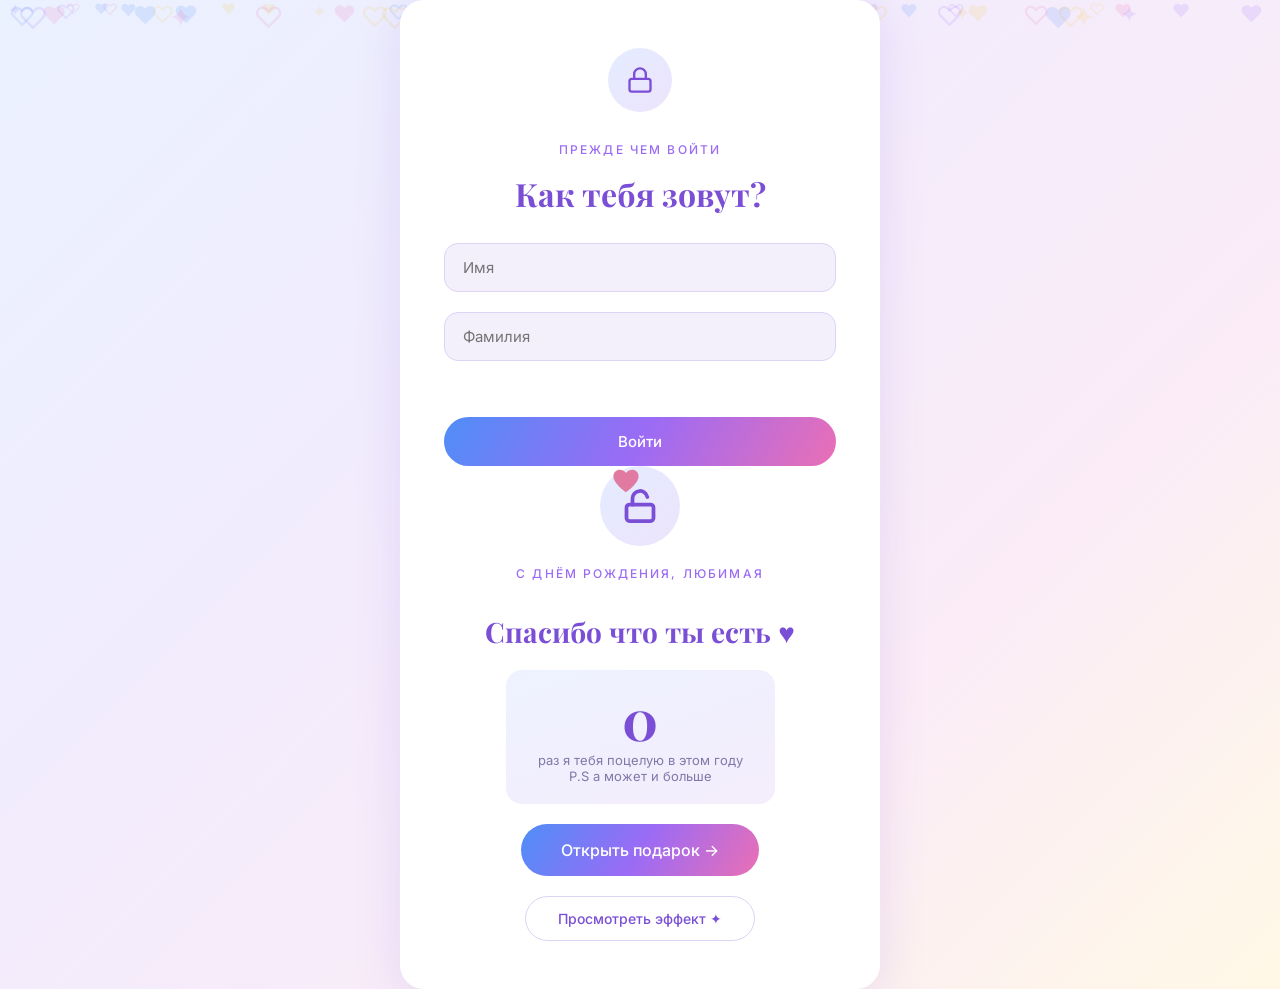
<file: unlock.html>
<!DOCTYPE html>
<html lang="ru">
<head>
  <meta charset="UTF-8" />
  <meta name="viewport" content="width=device-width, initial-scale=1.0" />
  <title>Для тебя ♥</title>
  <link rel="preconnect" href="https://fonts.googleapis.com" />
  <link href="https://fonts.googleapis.com/css2?family=Playfair+Display:ital,wght@0,400;0,700;1,400&family=Inter:wght@300;400;500&display=swap" rel="stylesheet" />
  <link rel="stylesheet" href="cursor-effect.css" />
  <style>
    *, *::before, *::after { box-sizing: border-box; margin: 0; padding: 0; }

    :root {
      --blue:   #4f8ef7;
      --purple: #9b6bf5;
      --pink:   #ea6fb5;
      --yellow: #f7c948;
      --deep:   #7a4fd6;
      --light:  #f3f0fc;
      --card:   #ffffff;
      --text:   #2c2650;
      --muted:  #8078a8;
    }

    body {
      font-family: 'Inter', sans-serif;
      background: linear-gradient(135deg, #eaf1ff 0%, #f1ecfd 35%, #fbecf7 70%, #fff8e6 100%);
      color: var(--text);
      min-height: 100vh;
      display: flex;
      align-items: center;
      justify-content: center;
      overflow: hidden;
    }

    /* floating hearts bg */
    .hearts-bg { position: fixed; inset: 0; pointer-events: none; z-index: 0; overflow: hidden; }
    .heart-particle {
      position: absolute;
      opacity: 0.15;
      animation: drift linear infinite;
      user-select: none;
    }
    @keyframes drift {
      0%   { transform: translateY(110vh) rotate(0deg); opacity: 0; }
      10%  { opacity: 0.25; }
      90%  { opacity: 0.25; }
      100% { transform: translateY(-10vh) rotate(360deg); opacity: 0; }
    }

    /* card */
    .card {
      position: relative;
      z-index: 1;
      background: var(--card);
      border-radius: 24px;
      padding: 48px 44px;
      text-align: center;
      max-width: 480px;
      width: calc(100% - 40px);
      box-shadow: 0 8px 48px rgba(122, 79, 214, 0.14);
    }

    .lock-icon {
      width: 64px; height: 64px;
      background: linear-gradient(135deg, #e4ecff, #ede4fc);
      border-radius: 50%;
      display: flex; align-items: center; justify-content: center;
      margin: 0 auto 24px;
    }

    .eyebrow {
      font-size: 12px; font-weight: 500;
      letter-spacing: 0.18em; text-transform: uppercase;
      color: var(--purple); margin-bottom: 12px;
    }

    .title {
      font-family: 'Playfair Display', serif;
      font-size: 32px; font-weight: 700;
      color: var(--deep); line-height: 1.2; margin-bottom: 10px;
    }

    .subtitle {
      font-family: 'Playfair Display', serif;
      font-style: italic; font-size: 16px;
      color: var(--muted); margin-bottom: 36px; line-height: 1.6;
    }

    /* timer */
    .timer {
      display: grid; grid-template-columns: repeat(4, 1fr);
      gap: 10px; margin-bottom: 36px;
    }
    .timer-block { background: linear-gradient(160deg, #eef2ff, #f4edfc); border-radius: 14px; padding: 16px 8px 12px; }
    .timer-num {
      font-family: 'Playfair Display', serif;
      font-size: 36px; font-weight: 700;
      color: var(--deep); line-height: 1; display: block;
    }
    .timer-label {
      font-size: 10px; font-weight: 500;
      letter-spacing: 0.1em; text-transform: uppercase;
      color: var(--muted); margin-top: 6px; display: block;
    }

    /* clicker */
    .clicker-section { margin-bottom: 8px; }

    .clicker-hint {
      font-size: 13px; color: var(--muted); margin-bottom: 16px;
    }

    .heart-btn-wrap {
      position: relative;
      display: inline-block;
      margin-bottom: 16px;
    }

    .heart-btn {
      background: none; border: none; cursor: pointer;
      padding: 0; display: block;
      transition: transform 0.1s;
      -webkit-tap-highlight-color: transparent;
    }
    .heart-btn:active { transform: scale(0.88); }

    .heart-btn svg {
      width: 72px; height: 72px;
      filter: drop-shadow(0 4px 12px rgba(122,79,214,0.35));
      transition: filter 0.15s;
    }
    .heart-btn:active svg {
      filter: drop-shadow(0 2px 6px rgba(122,79,214,0.5));
    }

    .click-count {
      font-family: 'Playfair Display', serif;
      font-size: 15px; color: var(--muted);
    }
    .click-count span { color: var(--deep); font-weight: 700; font-size: 18px; }

    /* flying hearts */
    .fly {
      position: fixed;
      pointer-events: none;
      font-size: 20px;
      animation: flyUp 0.9s ease-out forwards;
      z-index: 999;
      user-select: none;
    }
    @keyframes flyUp {
      0%   { opacity: 1; transform: translate(0, 0) scale(1) rotate(var(--r)); }
      100% { opacity: 0; transform: translate(var(--dx), var(--dy)) scale(0.4) rotate(var(--r2)); }
    }

    /* unlock state */
    .unlock { display: none; flex-direction: column; align-items: center; gap: 20px; }

    .unlock-icon {
      width: 80px; height: 80px;
      background: linear-gradient(135deg, #e4ecff, #ede4fc);
      border-radius: 50%;
      display: flex; align-items: center; justify-content: center;
      animation: pop 0.5s cubic-bezier(0.34, 1.56, 0.64, 1);
    }
    @keyframes pop {
      0%   { transform: scale(0); opacity: 0; }
      100% { transform: scale(1); opacity: 1; }
    }

    .unlock-title {
      font-family: 'Playfair Display', serif;
      font-size: 28px; font-weight: 700; color: var(--deep);
    }

    .total-clicks {
      background: linear-gradient(160deg, #eef2ff, #f4edfc);
      border-radius: 16px;
      padding: 20px 32px;
      text-align: center;
    }
    .total-clicks-num {
      font-family: 'Playfair Display', serif;
      font-size: 56px; font-weight: 700;
      color: var(--deep); line-height: 1; display: block;
    }
    .total-clicks-label {
      font-size: 13px; color: var(--muted);
      margin-top: 6px; display: block;
    }

    .unlock-btn {
      background: linear-gradient(120deg, var(--blue), var(--purple), var(--pink));
      color: #fff;
      border: none; border-radius: 50px;
      padding: 16px 40px; font-size: 16px; font-weight: 500;
      cursor: pointer; font-family: 'Inter', sans-serif;
      transition: filter 0.2s, transform 0.1s;
    }
    .unlock-btn:hover  { filter: brightness(1.08); }
    .unlock-btn:active { transform: scale(0.97); }

    .replay-btn {
      background: none;
      color: var(--deep);
      border: 1.5px solid #ddd3f5;
      border-radius: 50px;
      padding: 13px 32px; font-size: 14px; font-weight: 500;
      cursor: pointer; font-family: 'Inter', sans-serif;
      transition: background 0.2s, transform 0.1s, border-color 0.2s;
    }
    .replay-btn:hover  { background: var(--light); border-color: var(--purple); }
    .replay-btn:active { transform: scale(0.97); }

    @media (max-width: 480px) {
      .card { padding: 36px 20px; }
      .timer-num { font-size: 28px; }
      .title { font-size: 26px; }
    }

    /* login view */
    .login { display: flex; flex-direction: column; align-items: center; gap: 6px; }

    .login-input {
      width: 100%;
      font-family: 'Inter', sans-serif;
      font-size: 15px;
      padding: 14px 18px;
      border: 1.5px solid #ddd3f5;
      border-radius: 14px;
      background: var(--light);
      color: var(--text);
      outline: none;
      margin-bottom: 14px;
      transition: border-color 0.2s;
    }
    .login-input:focus { border-color: var(--purple); }

    .login-error {
      color: var(--pink);
      font-size: 13px;
      margin-bottom: 14px;
      min-height: 16px;
    }

    .login-btn {
      width: 100%;
      background: linear-gradient(120deg, var(--blue), var(--purple), var(--pink));
      color: #fff;
      border: none; border-radius: 50px;
      padding: 15px 40px; font-size: 15px; font-weight: 500;
      cursor: pointer; font-family: 'Inter', sans-serif;
      transition: filter 0.2s, transform 0.1s;
    }
    .login-btn:hover  { filter: brightness(1.08); }
    .login-btn:active { transform: scale(0.97); }
    .login-btn:disabled { opacity: 0.6; cursor: default; }

    /* error view */
    .error-view { display: flex; flex-direction: column; align-items: center; gap: 4px; }
    .error-icon {
      width: 64px; height: 64px;
      background: linear-gradient(135deg, #e4ecff, #ede4fc);
      border-radius: 50%;
      display: flex; align-items: center; justify-content: center;
      margin: 0 auto 20px;
    }
    .error-text {
      font-size: 14px; color: var(--muted);
      line-height: 1.6; margin-bottom: 28px;
    }

    /* offline sync badge */
    .sync-badge {
      display: none;
      align-items: center;
      justify-content: center;
      gap: 6px;
      font-size: 12px;
      color: var(--muted);
      background: var(--light);
      border-radius: 20px;
      padding: 8px 14px;
      margin-top: 14px;
    }
    .sync-dot {
      width: 6px; height: 6px; border-radius: 50%;
      background: var(--purple);
      animation: pulse 1.2s ease-in-out infinite;
    }
    @keyframes pulse {
      0%, 100% { opacity: 0.3; }
      50% { opacity: 1; }
    }

    /* loading view */
    .loading-view {
      display: none;
      flex-direction: column;
      align-items: center;
      gap: 18px;
      padding: 40px 0;
    }
    .spinner {
      width: 36px; height: 36px;
      border: 3px solid #ede4fc;
      border-top-color: var(--purple);
      border-radius: 50%;
      animation: spin 0.8s linear infinite;
    }
    @keyframes spin { to { transform: rotate(360deg); } }
    .loading-text { font-size: 13px; color: var(--muted); }

    /* ── конфетти ── */
    .confetti-piece {
      position: fixed;
      top: 0; left: 0;
      pointer-events: none;
      z-index: 1000;
      animation: confettiFly ease-out forwards;
    }
    @keyframes confettiFly {
      0%   { transform: translate(var(--sx), var(--sy)) rotate(0deg); opacity: 1; }
      100% { transform: translate(var(--ex), var(--ey)) rotate(var(--rot)); opacity: 0; }
    }
  </style>
</head>
<body>

<div class="hearts-bg" id="heartsBg"></div>

<div class="card">

  <!-- LOGIN -->
  <div class="login" id="loginView">
    <div class="lock-icon">
      <svg width="28" height="28" viewBox="0 0 24 24" fill="none" stroke="#7a4fd6" stroke-width="2" stroke-linecap="round" stroke-linejoin="round">
        <rect x="3" y="11" width="18" height="11" rx="2"/>
        <path d="M7 11V7a5 5 0 0 1 10 0v4"/>
      </svg>
    </div>
    <p class="eyebrow">Прежде чем войти</p>
    <h1 class="title" style="margin-bottom: 24px;">Как тебя зовут?</h1>

    <input type="text" class="login-input" id="loginFirstName" placeholder="Имя" autocomplete="off" />
    <input type="text" class="login-input" id="loginLastName" placeholder="Фамилия" autocomplete="off" />
    <p class="login-error" id="loginError"></p>
    <button class="login-btn" id="loginBtn">Войти</button>
  </div>

  <!-- LOADING -->
  <div class="loading-view" id="loadingView">
    <div class="spinner"></div>
    <p class="loading-text">Секунду...</p>
  </div>

  <!-- ERROR -->
  <div class="error-view" id="errorView" style="display:none;">
    <div class="error-icon">
      <svg width="26" height="26" viewBox="0 0 24 24" fill="none" stroke="#7a4fd6" stroke-width="2" stroke-linecap="round" stroke-linejoin="round">
        <circle cx="12" cy="12" r="10"/>
        <line x1="12" y1="8" x2="12" y2="12"/>
        <line x1="12" y1="16" x2="12.01" y2="16"/>
      </svg>
    </div>
    <p class="eyebrow">Не получилось загрузиться</p>
    <h1 class="title" style="margin-bottom: 16px;">Сервер сейчас недоступен</h1>
    <p class="error-text">Попробуй ещё раз чуть позже — твои клики никуда не делись, они в базе.</p>
    <button class="login-btn" id="retryBtn">Повторить</button>
  </div>

  <!-- LOCKED -->
  <div id="lockedView" style="display:none;">
    <div class="lock-icon">
      <svg width="28" height="28" viewBox="0 0 24 24" fill="none" stroke="#7a4fd6" stroke-width="2" stroke-linecap="round" stroke-linejoin="round">
        <rect x="3" y="11" width="18" height="11" rx="2"/>
        <path d="M7 11V7a5 5 0 0 1 10 0v4"/>
      </svg>
    </div>

    <p class="eyebrow">Только для тебя</p>
    <h1 class="title">Здесь кое-что есть</h1>
    <p class="subtitle">Но откроется это только<br>в твой особенный день</p>

    <div class="timer">
      <div class="timer-block"><span class="timer-num" id="tDays">00</span><span class="timer-label">дней</span></div>
      <div class="timer-block"><span class="timer-num" id="tHours">00</span><span class="timer-label">часов</span></div>
      <div class="timer-block"><span class="timer-num" id="tMins">00</span><span class="timer-label">минут</span></div>
      <div class="timer-block"><span class="timer-num" id="tSecs">00</span><span class="timer-label">секунд</span></div>
    </div>

    <div class="clicker-section">
      <p class="clicker-hint">Нажимай пока ждёшь ♥</p>
      <div class="heart-btn-wrap">
        <button class="heart-btn" id="heartBtn" aria-label="Нажми на сердечко">
          <svg viewBox="0 0 100 90" fill="none" xmlns="http://www.w3.org/2000/svg">
            <defs>
              <linearGradient id="heartGrad" x1="0%" y1="0%" x2="100%" y2="100%">
                <stop offset="0%" stop-color="#4f8ef7"/>
                <stop offset="50%" stop-color="#9b6bf5"/>
                <stop offset="100%" stop-color="#ea6fb5"/>
              </linearGradient>
            </defs>
            <path d="M50 85 C50 85 5 55 5 28 C5 14 16 5 28 5 C36 5 44 9 50 16 C56 9 64 5 72 5 C84 5 95 14 95 28 C95 55 50 85 50 85Z" fill="url(#heartGrad)"/>
          </svg>
        </button>
      </div>
      <p class="click-count">ты нажала <span id="clickNum">0</span> раз</p>
      <p class="sync-badge" id="syncBadge"><span class="sync-dot"></span> клики сохраняются локально, досинхронизирую позже</p>
    </div>
  </div>

  <!-- UNLOCKED -->
  <div class="unlock" id="unlockedView">
    <div class="unlock-icon">
      <svg width="36" height="36" viewBox="0 0 24 24" fill="none" stroke="#7a4fd6" stroke-width="2.5" stroke-linecap="round" stroke-linejoin="round">
        <rect x="3" y="11" width="18" height="11" rx="2"/>
        <path d="M7 11V7a5 5 0 0 1 9.9-1"/>
      </svg>
    </div>
    <p class="eyebrow">С Днём Рождения, Любимая</p>
    <p class="unlock-title">Спасибо что ты есть  ♥</p>

    <div class="total-clicks">
      <span class="total-clicks-num" id="totalClicksNum">0</span>
      <span class="total-clicks-label">раз я тебя поцелую в этом году<br>P.S а может и больше</span>
    </div>

    <button class="unlock-btn" onclick="window.location.href='index.html'">
      Открыть подарок →
    </button>
    <button class="replay-btn" id="replayEffectBtn">
      Просмотреть эффект ✦
    </button>
  </div>

</div>

<script>
  /* floating bg hearts */
  (function() {
    const bg = document.getElementById('heartsBg');
    const chars = ['♥','♡','♥','♡','✦'];
    const bgColors = ['#4f8ef7','#9b6bf5','#ea6fb5','#f7c948'];
    for (let i = 0; i < 60; i++) {
      const el = document.createElement('span');
      el.className = 'heart-particle';
      el.textContent = chars[i % chars.length];
      el.style.left = Math.random() * 100 + 'vw';
      el.style.fontSize = (14 + Math.random() * 18) + 'px';
      el.style.color = bgColors[i % bgColors.length];
      el.style.animationDuration = (12 + Math.random() * 18) + 's';
      el.style.animationDelay = (-Math.random() * 20) + 's';
      bg.appendChild(el);
    }
  })();

  /* ====== сервер ====== */
  const API_URL = 'http://localhost:3000'; // потом заменишь на адрес задеплоенного сервера

  const USER_ID_KEY = 'user_id';
  const PENDING_KEY = 'pending_clicks';
  let clicks = 0;
  let userId = localStorage.getItem(USER_ID_KEY);

  const loginView    = document.getElementById('loginView');
  const lockedView   = document.getElementById('lockedView');
  const errorView    = document.getElementById('errorView');
  const loadingView  = document.getElementById('loadingView');
  const loginFirstName = document.getElementById('loginFirstName');
  const loginLastName  = document.getElementById('loginLastName');
  const loginError   = document.getElementById('loginError');
  const loginBtn     = document.getElementById('loginBtn');
  const retryBtn     = document.getElementById('retryBtn');
  const syncBadge    = document.getElementById('syncBadge');

  function showLocked() {
    loginView.style.display = 'none';
    errorView.style.display = 'none';
    loadingView.style.display = 'none';
    lockedView.style.display = 'block';
    document.getElementById('clickNum').textContent = clicks;
    updateSyncBadge();
    tick(); // пересчитать таймер сразу после входа
  }

  function showError() {
    loginView.style.display = 'none';
    lockedView.style.display = 'none';
    loadingView.style.display = 'none';
    errorView.style.display = 'flex';
  }

  function showLoading() {
    loginView.style.display = 'none';
    lockedView.style.display = 'none';
    errorView.style.display = 'none';
    loadingView.style.display = 'flex';
  }

  retryBtn.addEventListener('click', function() {
    fetchCurrentClicks();
  });

  /* ====== очередь офлайн-кликов ====== */
  function getPending() { return parseInt(localStorage.getItem(PENDING_KEY) || '0', 10); }
  function setPending(n) { localStorage.setItem(PENDING_KEY, n); }

  function updateSyncBadge() {
    syncBadge.style.display = getPending() > 0 ? 'inline-flex' : 'none';
  }

  async function sendOneClick() {
    const res = await fetch(`${API_URL}/api/click/${userId}`, { method: 'POST' });
    if (!res.ok) throw new Error('bad status');
    const data = await res.json();
    return data.clicks;
  }

  async function flushPending() {
    if (!userId) return;
    if (getPending() <= 0) { updateSyncBadge(); return; }
    try {
      let serverClicks;
      while (getPending() > 0) {
        serverClicks = await sendOneClick();
        setPending(getPending() - 1);
      }
      clicks = serverClicks;
      document.getElementById('clickNum').textContent = clicks;
    } catch (err) {
      // всё ещё нет связи — оставляем в очереди, попробуем позже
    }
    updateSyncBadge();
  }

  async function login(firstName, lastName) {
    loginError.textContent = '';
    loginBtn.disabled = true;
    loginBtn.textContent = 'Входим...';
    try {
      const res = await fetch(`${API_URL}/api/login`, {
        method: 'POST',
        headers: { 'Content-Type': 'application/json' },
        body: JSON.stringify({ first_name: firstName, last_name: lastName })
      });
      const data = await res.json();
      if (!res.ok) {
        loginError.textContent = data.error === 'Пользователь не найден'
          ? 'Хм, не нашла тебя. Проверь, как написано имя и фамилия.'
          : (data.error || 'Что-то пошло не так');
        return;
      }
      userId = data.id;
      clicks = data.clicks;
      localStorage.setItem(USER_ID_KEY, userId);
      showLocked();
    } catch (err) {
      loginError.textContent = 'Не получилось связаться с сервером. Попробуй ещё раз.';
      console.error(err);
    } finally {
      loginBtn.disabled = false;
      loginBtn.textContent = 'Войти';
    }
  }

  loginBtn.addEventListener('click', function() {
    const fn = loginFirstName.value.trim();
    const ln = loginLastName.value.trim();
    if (!fn || !ln) {
      loginError.textContent = 'Заполни оба поля';
      return;
    }
    login(fn, ln);
  });

  [loginFirstName, loginLastName].forEach(input => {
    input.addEventListener('keydown', function(e) {
      if (e.key === 'Enter') loginBtn.click();
    });
  });

  async function fetchCurrentClicks() {
    showLoading();
    try {
      const res = await fetch(`${API_URL}/api/clicks/${userId}`);
      if (!res.ok) throw new Error('bad status');
      const data = await res.json();
      clicks = data.clicks;
      showLocked();
      flushPending(); // если за это время накопились офлайн-клики — досинхронизируем
    } catch (err) {
      console.error(err);
      showError();
    }
  }

  /* если id уже сохранён — сразу прячем форму логина и показываем загрузку,
     иначе остаётся видна форма логина (она в разметке показана по умолчанию) */
  if (userId) {
    showLoading();
    fetchCurrentClicks();
  }

  /* clicker */
  const heartBtn = document.getElementById('heartBtn');
  const colors = ['#4f8ef7','#9b6bf5','#ea6fb5','#f7c948','#6fb1f7','#c48ff2'];
  const emojis = ['♥','♡','♥','✦','♥','♡'];

  heartBtn.addEventListener('click', async function(e) {
    /* клик всегда отображается сразу, независимо от связи с сервером */
    clicks++;
    document.getElementById('clickNum').textContent = clicks;

    setPending(getPending() + 1);
    flushPending(); // попробует отправить всё, что накопилось, включая этот клик

    /* spawn flying hearts */
    const rect = heartBtn.getBoundingClientRect();
    const cx = rect.left + rect.width / 2;
    const cy = rect.top  + rect.height / 2;

    const count = 6 + Math.floor(Math.random() * 4);
    for (let i = 0; i < count; i++) {
      const el = document.createElement('span');
      el.className = 'fly';
      el.textContent = emojis[Math.floor(Math.random() * emojis.length)];
      el.style.color = colors[Math.floor(Math.random() * colors.length)];
      el.style.fontSize = (14 + Math.random() * 16) + 'px';

      const angle = (Math.random() * 260) - 130;
      const dist  = 80 + Math.random() * 100;
      const dx    = Math.sin(angle * Math.PI / 180) * dist;
      const dy    = -Math.abs(Math.cos(angle * Math.PI / 180)) * dist - 40;

      el.style.setProperty('--dx', dx + 'px');
      el.style.setProperty('--dy', dy + 'px');
      el.style.setProperty('--r',  (Math.random() * 30 - 15) + 'deg');
      el.style.setProperty('--r2', (Math.random() * 60 - 30) + 'deg');
      el.style.left = cx + 'px';
      el.style.top  = cy + 'px';

      document.body.appendChild(el);
      setTimeout(() => el.remove(), 900);
    }
  });

  /* countdown */
  /* ✏️ ЗАМЕНИ дату если нужно */
  const TARGET = new Date(2026, 9, 20, 15, 56, 0);

  let hasFiredCelebration = false;
  let isFirstTick        = true;

  function pad(n) { return String(n).padStart(2, '0'); }

  /* ── конфетти в момент открытия подарка ── */
  const confettiColors = ['#4f8ef7','#9b6bf5','#ea6fb5','#f7c948','#6fb1f7','#c48ff2'];

  function spawnConfettiBurst(x, y, dir) {
    const count = 45;
    for (let i = 0; i < count; i++) {
      const el = document.createElement('span');
      el.className = 'confetti-piece';
      el.style.background = confettiColors[Math.floor(Math.random() * confettiColors.length)];
      el.style.width  = (6 + Math.random() * 6) + 'px';
      el.style.height = (10 + Math.random() * 8) + 'px';
      el.style.borderRadius = Math.random() > 0.5 ? '50%' : '2px';

      const spreadDeg = (Math.random() * 110) - 55; // разброс от горизонтали
      const rad = spreadDeg * Math.PI / 180;
      const dist = 250 + Math.random() * 400;

      const ex = dir * Math.cos(rad) * dist;
      const ey = Math.sin(rad) * dist - (80 + Math.random() * 120);

      el.style.setProperty('--sx', x + 'px');
      el.style.setProperty('--sy', y + 'px');
      el.style.setProperty('--ex', (x + ex) + 'px');
      el.style.setProperty('--ey', (y + ey + 400) + 'px'); // добавляем падение вниз
      el.style.setProperty('--rot', (Math.random() * 720 - 360) + 'deg');

      const duration = 1.6 + Math.random() * 1.3;
      el.style.animationDuration = duration + 's';

      document.body.appendChild(el);
      setTimeout(() => el.remove(), duration * 1000 + 100);
    }
  }

  function celebrate() {
    const y = window.innerHeight / 2;
    spawnConfettiBurst(0, y, 1);                // с левого края экрана — летит вправо
    spawnConfettiBurst(window.innerWidth, y, -1); // с правого края экрана — летит влево
  }

  function revealUnlocked() {
    document.getElementById('lockedView').style.display = 'none';
    const uv = document.getElementById('unlockedView');
    uv.style.display = 'flex';
    document.getElementById('totalClicksNum').textContent = clicks;
  }

  function celebrateAndReveal() {
    celebrate();
    setTimeout(revealUnlocked, 900); // даём конфетти долететь, потом открываем результат
  }

  /* кнопка "Просмотреть эффект" — просто заново запускает конфетти,
     на случай если она не застала момент открытия вживую */
  document.getElementById('replayEffectBtn').addEventListener('click', function() {
    celebrate();
  });

  function tick() {
    const diff = TARGET - new Date();

    if (diff <= 0) {
      if (isFirstTick) {
        /* страница открыта уже после наступления даты — без анимации, сразу результат */
        revealUnlocked();
      } else if (!hasFiredCelebration) {
        hasFiredCelebration = true;
        celebrateAndReveal();
      }
      isFirstTick = false;
      return;
    }
    isFirstTick = false;

    document.getElementById('tDays').textContent  = pad(Math.floor(diff / 86400000));
    document.getElementById('tHours').textContent = pad(Math.floor((diff % 86400000) / 3600000));
    document.getElementById('tMins').textContent  = pad(Math.floor((diff % 3600000)  / 60000));
    document.getElementById('tSecs').textContent  = pad(Math.floor((diff % 60000)    / 1000));
  }

  tick();
  setInterval(tick, 1000);

  /* фоновая попытка досинхронизировать офлайн-клики, если связь пропадала */
  setInterval(function() {
    if (userId && lockedView.style.display !== 'none') {
      flushPending();
    }
  }, 8000);
</script>
<script src="cursor-effect.js"></script>
</body>
</html>
</file>
<file: cursor-effect.css>
body {
  cursor: none;
}

a, button, input, .heart-btn, .login-btn, .unlock-btn {
  cursor: none;
}

#customCursor {
  position: fixed;
  width: 28px;
  height: 28px;
  pointer-events: none;
  z-index: 10000;
  transform: translate(-50%, -50%);
  transition: transform 0.06s ease-out;
}

/* на тач-устройствах (телефон/планшет) курсора не существует —
   прячем кастомное сердечко-курсор насовсем */
@media (hover: none) {
  #customCursor { display: none; }
}

@keyframes cursorTrailFade {
  0%   { opacity: 0.8; transform: translate(-50%, -50%) scale(1); }
  100% { opacity: 0; transform: translate(-50%, -80%) scale(0.4); }
}

/* всплеск сердечек при тапе на мобилке */
@keyframes tapBurst {
  0%   { opacity: 1; transform: translate(0, 0) scale(1); }
  100% { opacity: 0; transform: translate(var(--dx), var(--dy)) scale(0.3); }
}
</file>
